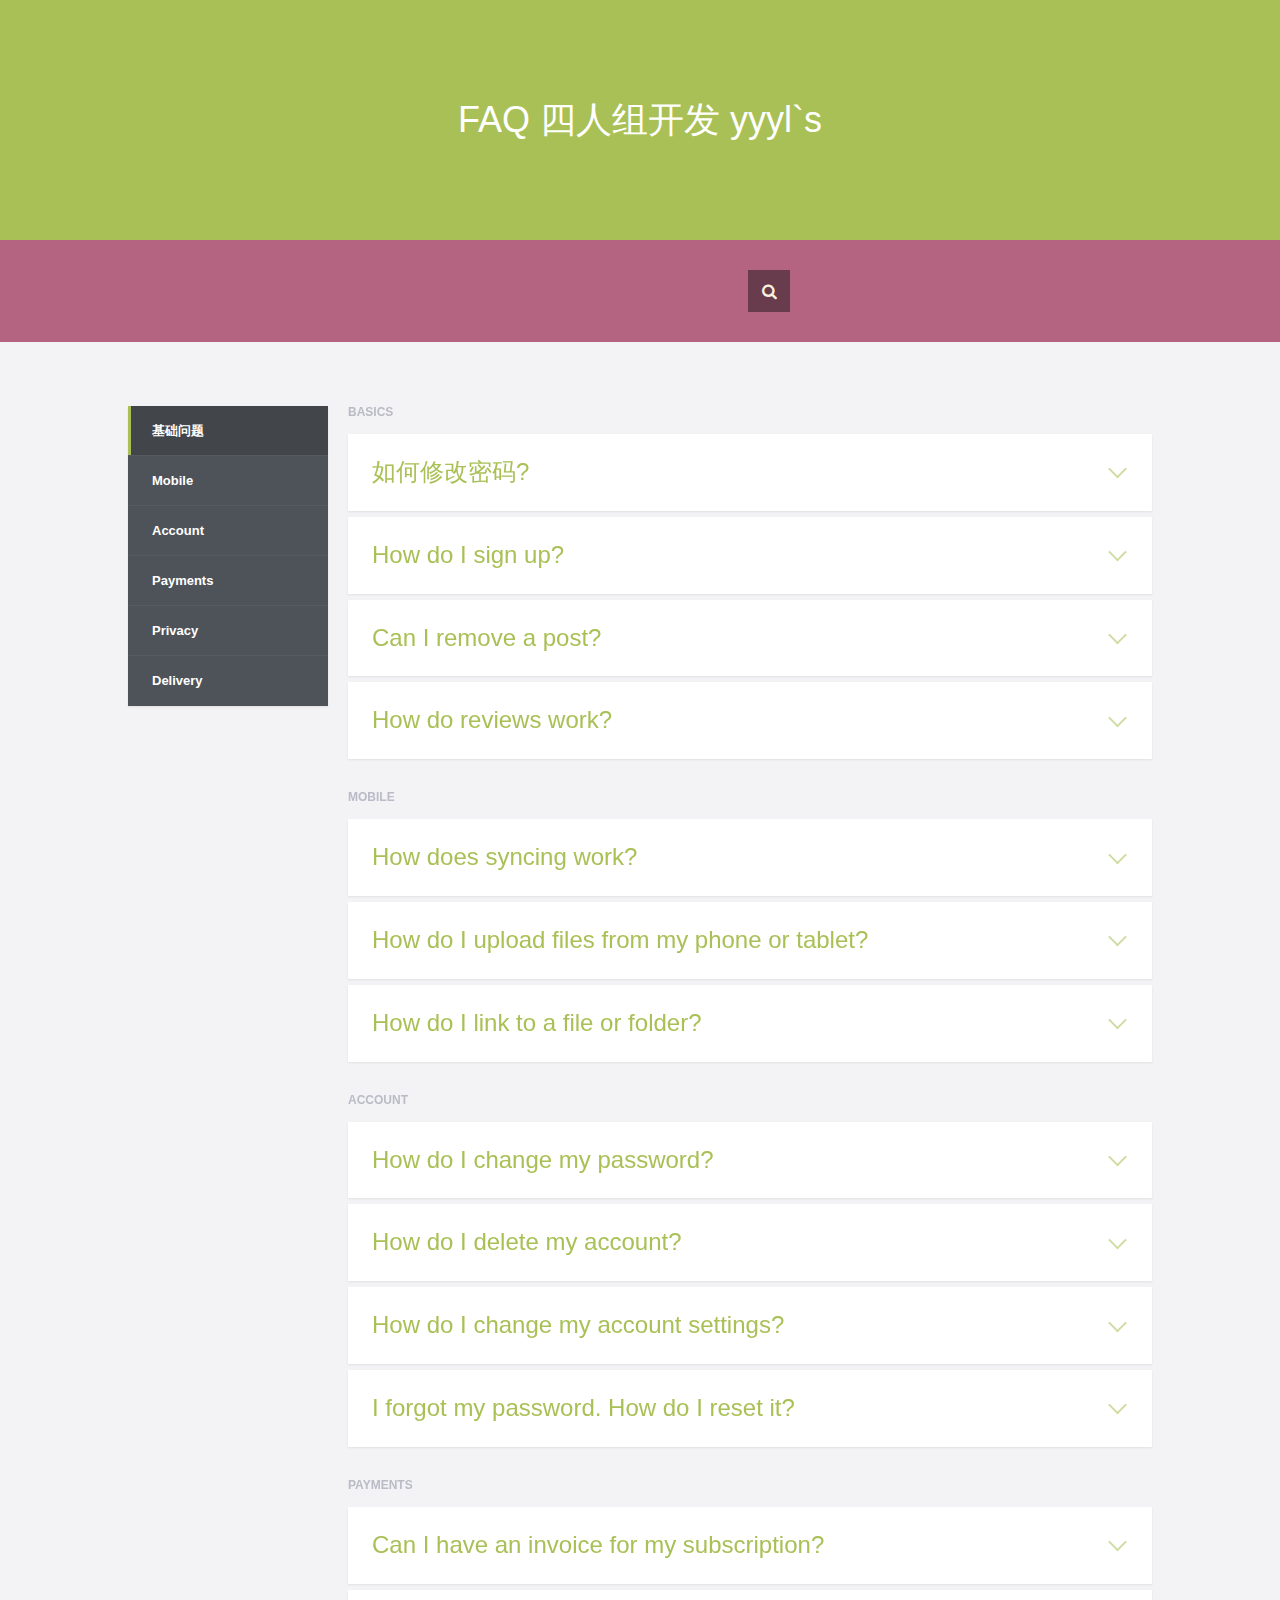
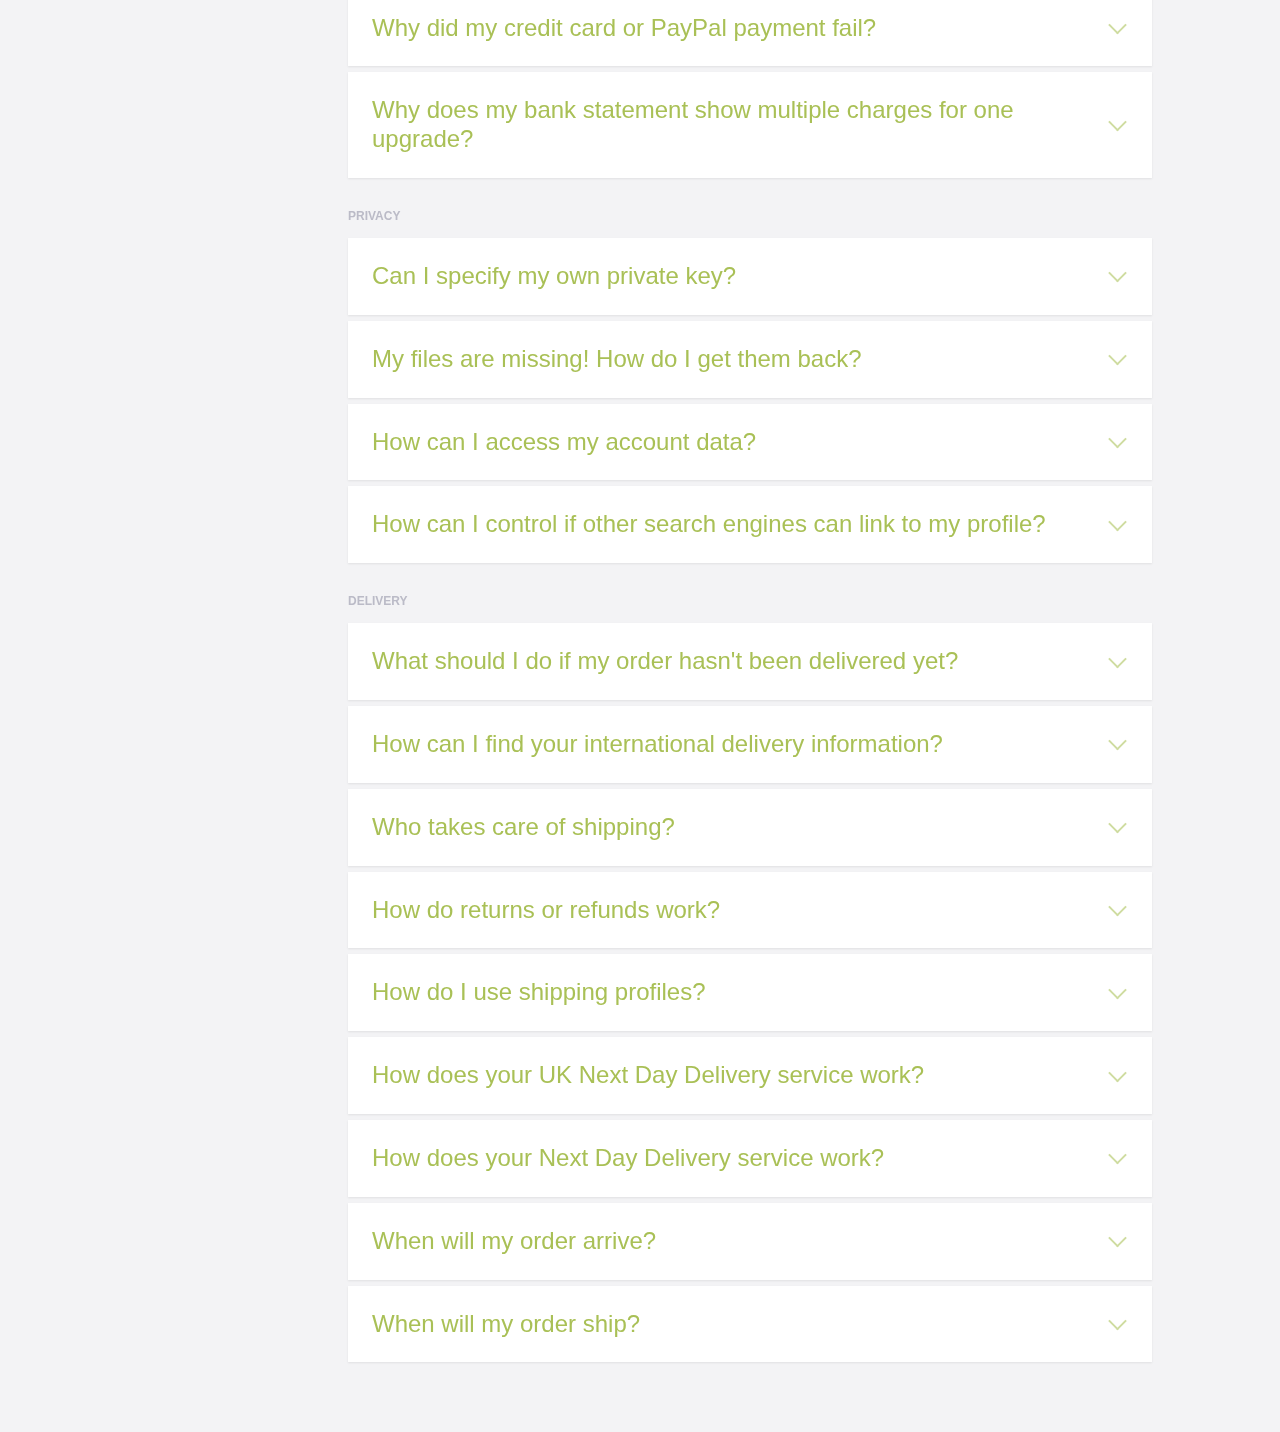
<file: faq前端/index.html>
<!doctype html>
<html lang="zh" class="no-js">
<head>
	<meta charset="UTF-8">
	<meta name="viewport" content="width=device-width, initial-scale=1">

	<!--<link href='http://fonts.useso.com/css?family=Open+Sans:400,300,600,700' rel='stylesheet' type='text/css'>-->

	<link rel="stylesheet" href="css/reset.css"> <!-- CSS reset -->
	<link rel="stylesheet" href="css/style.css"> <!-- Resource style -->
	<script src="js/modernizr.js"></script> <!-- Modernizr -->
	<link rel="stylesheet" href="https://maxcdn.bootstrapcdn.com/font-awesome/4.5.0/css/font-awesome.min.css">
</head>
<body>
<header>
	<div class="top">
		FAQ 四人组开发
		yyyl`s
	</div>
		
</header>

<!--搜索框-->
<div class="search d6">
	<form>
		<input type="text" placeholder="搜索从这里开始...">
		<button type="submit"></button>
	</form>
</div>

<!--搜索框-->
<section class="cd-faq">
	<ul class="cd-faq-categories">
		<li><a class="selected" href="#basics">基础问题</a></li>
		<li><a href="#mobile">Mobile</a></li>
		<li><a href="#account">Account</a></li>
		<li><a href="#payments">Payments</a></li>
		<li><a href="#privacy">Privacy</a></li>
		<li><a href="#delivery">Delivery</a></li>
	</ul> <!-- cd-faq-categories -->

	<div class="cd-faq-items">
		<ul id="basics" class="cd-faq-group">
			<li class="cd-faq-title"><h2>Basics</h2></li>
			<li>
				<a class="cd-faq-trigger" href="#0">如何修改密码?</a>
				<div class="cd-faq-content">
					<p>Lorem ipsum dolor sit amet, consectetur adipisicing elit. Quae quidem blanditiis delectus corporis, possimus officia sint sequi ex tenetur id impedit est pariatur iure animi non a ratione reiciendis nihil sed consequatur atque repellendus fugit perspiciatis rerum et. Dolorum consequuntur fugit deleniti, soluta fuga nobis. Ducimus blanditiis velit sit iste delectus obcaecati debitis omnis, assumenda accusamus cumque perferendis eos aut quidem! Aut, totam rerum, cupiditate quae aperiam voluptas rem inventore quas, ex maxime culpa nam soluta labore at amet nihil laborum? Explicabo numquam, sit fugit, voluptatem autem atque quis quam voluptate fugiat earum rem hic, reprehenderit quaerat tempore at. Aperiam.</p>
					<a href="">详情</a>
				</div> <!-- cd-faq-content -->
			</li>

			<li>
				<a class="cd-faq-trigger" href="#0">How do I sign up?</a>
				<div class="cd-faq-content">
					<p>Lorem ipsum dolor sit amet, consectetur adipisicing elit. Quasi cupiditate et laudantium esse adipisci consequatur modi possimus accusantium vero atque excepturi nobis in doloremque repudiandae soluta non minus dolore voluptatem enim reiciendis officia voluptates, fuga ullam? Voluptas reiciendis cumque molestiae unde numquam similique quas doloremque non, perferendis doloribus necessitatibus itaque dolorem quam officia atque perspiciatis dolore laudantium dolor voluptatem eligendi? Aliquam nulla unde voluptatum molestiae, eos fugit ullam, consequuntur, saepe voluptas quaerat deleniti. Repellendus magni sint temporibus, accusantium rem commodi?</p>
				</div> <!-- cd-faq-content -->
			</li>

			<li>
				<a class="cd-faq-trigger" href="#0">Can I remove a post?</a>
				<div class="cd-faq-content">
					<p>Lorem ipsum dolor sit amet, consectetur adipisicing elit. Blanditiis provident officiis, reprehenderit numquam. Praesentium veritatis eos tenetur magni debitis inventore fugit, magnam, reiciendis, saepe obcaecati ex vero quaerat distinctio velit.</p>
				</div> <!-- cd-faq-content -->
			</li>

			<li>
				<a class="cd-faq-trigger" href="#0">How do reviews work?</a>
				<div class="cd-faq-content">
					<p>Lorem ipsum dolor sit amet, consectetur adipisicing elit. Blanditiis provident officiis, reprehenderit numquam. Praesentium veritatis eos tenetur magni debitis inventore fugit, magnam, reiciendis, saepe obcaecati ex vero quaerat distinctio velit.</p>
				</div> <!-- cd-faq-content -->
			</li>
		</ul> <!-- cd-faq-group -->

		<ul id="mobile" class="cd-faq-group">
			<li class="cd-faq-title"><h2>Mobile</h2></li>
			<li>
				<a class="cd-faq-trigger" href="#0">How does syncing work?</a>
				<div class="cd-faq-content">
					<p>Lorem ipsum dolor sit amet, consectetur adipisicing elit. Impedit quidem delectus rerum eligendi mollitia, repudiandae quae beatae. Et repellat quam atque corrupti iusto architecto impedit explicabo repudiandae qui similique aut iure ipsum quis inventore nulla error aliquid alias quia dolorem dolore, odio excepturi veniam odit veritatis. Quo iure magnam, et cum. Laudantium, eaque non? Tempore nihil corporis cumque dolor ipsum accusamus sapiente aliquid quis ea assumenda deserunt praesentium voluptatibus, accusantium a mollitia necessitatibus nostrum voluptatem numquam modi ab, sint rem.</p>
				</div> <!-- cd-faq-content -->
			</li>

			<li>
				<a class="cd-faq-trigger" href="#0">How do I upload files from my phone or tablet?</a>
				<div class="cd-faq-content">
					<p>Lorem ipsum dolor sit amet, consectetur adipisicing elit. Nisi tempore, placeat quisquam rerum! Eligendi fugit dolorum tenetur modi fuga nisi rerum, autem officiis quaerat quos. Magni quia, quo quibusdam odio. Error magni aperiam amet architecto adipisci aspernatur! Officia, quaerat magni architecto nostrum magnam fuga nihil, ipsum laboriosam similique voluptatibus facilis nobis? Eius non asperiores, nesciunt suscipit veniam blanditiis veritatis provident possimus iusto voluptas, eveniet architecto quidem quos molestias, aperiam eum reprehenderit dolores ad deserunt eos amet. Vero molestiae commodi unde dolor dicta maxime alias, velit, nesciunt cum dolorem, ipsam soluta sint suscipit maiores mollitia assumenda ducimus aperiam neque enim! Quas culpa dolorum ipsam? Ipsum voluptatibus numquam natus? Eligendi explicabo eos, perferendis voluptatibus hic sed ipsam rerum maiores officia! Beatae, molestias!</p>
				</div> <!-- cd-faq-content -->
			</li>

			<li>
				<a class="cd-faq-trigger" href="#0">How do I link to a file or folder?</a>
				<div class="cd-faq-content">
					<p>Lorem ipsum dolor sit amet, consectetur adipisicing elit. Blanditiis provident officiis, reprehenderit numquam. Praesentium veritatis eos tenetur magni debitis inventore fugit, magnam, reiciendis, saepe obcaecati ex vero quaerat distinctio velit.</p>
				</div> <!-- cd-faq-content -->
			</li>
		</ul> <!-- cd-faq-group -->

		<ul id="account" class="cd-faq-group">
			<li class="cd-faq-title"><h2>Account</h2></li>
			<li>
				<a class="cd-faq-trigger" href="#0">How do I change my password?</a>
				<div class="cd-faq-content">
					<p>Lorem ipsum dolor sit amet, consectetur adipisicing elit. Perferendis earum autem consectetur labore eius tenetur esse, in temporibus sequi cum voluptatem vitae repellat nostrum odio perspiciatis dolores recusandae necessitatibus, unde, deserunt voluptas possimus veniam magni soluta deleniti! Architecto, quidem, totam. Fugit minus odit unde ea cupiditate ab aperiam sed dolore facere nihil laboriosam dolorum repellat deleniti aliquam fugiat laudantium delectus sint iure odio, necessitatibus rem quisquam! Ipsum praesentium quam nisi sint, impedit sapiente facilis laudantium mollitia quae fugiat similique. Dolor maiores aliquid incidunt commodi doloremque rem! Quaerat, debitis voluptatem vero qui enim, sunt reiciendis tempore inventore maxime quasi fugiat accusamus beatae modi voluptates iste officia esse soluta tempora labore quisquam fuga, cum. Sint nemo iste nulla accusamus quam qui quos, vero, minus id. Eius mollitia consequatur fugit nam consequuntur nesciunt illo id quis reprehenderit obcaecati voluptates corrupti, minus! Possimus, perspiciatis!</p>
				</div> <!-- cd-faq-content -->
			</li>

			<li>
				<a class="cd-faq-trigger" href="#0">How do I delete my account?</a>
				<div class="cd-faq-content">
					<p>Lorem ipsum dolor sit amet, consectetur adipisicing elit. Illo tempore soluta, minus magnam non blanditiis dolore, in nam voluptas nobis minima deserunt deleniti id animi amet, suscipit consequuntur corporis nihil laborum facere temporibus. Qui inventore, doloribus facilis, provident soluta voluptas excepturi perspiciatis fugiat odit vero! Optio assumenda animi at! Assumenda doloremque nemo est sequi eaque, ipsum id, labore rem nisi, amet similique vel autem dolore totam facilis deserunt. Mollitia non ut libero unde accusamus praesentium sint maiores, illo, nemo aliquid?</p>
				</div> <!-- cd-faq-content -->
			</li>

			<li>
				<a class="cd-faq-trigger" href="#0">How do I change my account settings?</a>
				<div class="cd-faq-content">
					<p>Lorem ipsum dolor sit amet, consectetur adipisicing elit. Blanditiis provident officiis, reprehenderit numquam. Praesentium veritatis eos tenetur magni debitis inventore fugit, magnam, reiciendis, saepe obcaecati ex vero quaerat distinctio velit.</p>
				</div> <!-- cd-faq-content -->
			</li>

			<li>
				<a class="cd-faq-trigger" href="#0">I forgot my password. How do I reset it?</a>
				<div class="cd-faq-content">
					<p>Lorem ipsum dolor sit amet, consectetur adipisicing elit. Ipsum at aspernatur iure facere ab a corporis mollitia molestiae quod omnis minima, est labore quidem nobis accusantium ad totam sunt doloremque laudantium impedit similique iste quasi cum! Libero fugit at praesentium vero. Maiores non consequuntur rerum, nemo a qui repellat quibusdam architecto voluptatem? Sequi, possimus, cupiditate autem soluta ipsa rerum officiis cum libero delectus explicabo facilis, odit ullam aperiam reprehenderit! Vero ad non harum veritatis tempore beatae possimus, ex odio quo.</p>
				</div> <!-- cd-faq-content -->
			</li>
		</ul> <!-- cd-faq-group -->

		<ul id="payments" class="cd-faq-group">
			<li class="cd-faq-title"><h2>Payments</h2></li>
			<li>
				<a class="cd-faq-trigger" href="#0">Can I have an invoice for my subscription?</a>
				<div class="cd-faq-content">
					<p>Lorem ipsum dolor sit amet, consectetur adipisicing elit. Impedit quidem delectus rerum eligendi mollitia, repudiandae quae beatae. Et repellat quam atque corrupti iusto architecto impedit explicabo repudiandae qui similique aut iure ipsum quis inventore nulla error aliquid alias quia dolorem dolore, odio excepturi veniam odit veritatis. Quo iure magnam, et cum. Laudantium, eaque non? Tempore nihil corporis cumque dolor ipsum accusamus sapiente aliquid quis ea assumenda deserunt praesentium voluptatibus, accusantium a mollitia necessitatibus nostrum voluptatem numquam modi ab, sint rem.</p>
				</div> <!-- cd-faq-content -->
			</li>

			<li>
				<a class="cd-faq-trigger" href="#0">Why did my credit card or PayPal payment fail?</a>
				<div class="cd-faq-content">
					<p>Lorem ipsum dolor sit amet, consectetur adipisicing elit. Tenetur accusantium dolorem vel, ad, nostrum natus eos, nemo placeat quos nisi architecto rem dolorum amet consectetur molestiae reprehenderit cum harum commodi beatae necessitatibus. Mollitia a nostrum enim earum minima doloribus illum autem, provident vero et, aspernatur quae sunt illo dolorem. Corporis blanditiis, unde, neque, adipisci debitis quas ullam accusantium repudiandae eum nostrum quis! Velit esse harum qui, modi ratione debitis alias laboriosam minus eaque, quod, itaque labore illo totam aut quia fuga nemo. Perferendis ipsa laborum atque assumenda tempore aspernatur a eos harum non id commodi excepturi quaerat ullam, explicabo, incidunt ipsam, accusantium quo magni ut! Ratione, magnam. Delectus nesciunt impedit praesentium sed, aliquam architecto dolores quae, distinctio consectetur obcaecati esse, consequuntur vel sit quis blanditiis possimus dolorum. Eaque architecto doloremque aliquid quae cumque, vitae perferendis enim, iure fugiat, soluta aut!</p>
				</div> <!-- cd-faq-content -->
			</li>

			<li>
				<a class="cd-faq-trigger" href="#0">Why does my bank statement show multiple charges for one upgrade?</a>
				<div class="cd-faq-content">
					<p>Lorem ipsum dolor sit amet, consectetur adipisicing elit. Blanditiis provident officiis, reprehenderit numquam. Praesentium veritatis eos tenetur magni debitis inventore fugit, magnam, reiciendis, saepe obcaecati ex vero quaerat distinctio velit.</p>
				</div> <!-- cd-faq-content -->
			</li>
		</ul> <!-- cd-faq-group -->

		<ul id="privacy" class="cd-faq-group">
			<li class="cd-faq-title"><h2>Privacy</h2></li>
			<li>
				<a class="cd-faq-trigger" href="#0">Can I specify my own private key?</a>
				<div class="cd-faq-content">
					<p>Lorem ipsum dolor sit amet, consectetur adipisicing elit. Impedit quidem delectus rerum eligendi mollitia, repudiandae quae beatae. Et repellat quam atque corrupti iusto architecto impedit explicabo repudiandae qui similique aut iure ipsum quis inventore nulla error aliquid alias quia dolorem dolore, odio excepturi veniam odit veritatis. Quo iure magnam, et cum. Laudantium, eaque non? Tempore nihil corporis cumque dolor ipsum accusamus sapiente aliquid quis ea assumenda deserunt praesentium voluptatibus, accusantium a mollitia necessitatibus nostrum voluptatem numquam modi ab, sint rem.</p>
				</div> <!-- cd-faq-content -->
			</li>

			<li>
				<a class="cd-faq-trigger" href="#0">My files are missing! How do I get them back?</a>
				<div class="cd-faq-content">
					<p>Lorem ipsum dolor sit amet, consectetur adipisicing elit. Blanditiis provident officiis, reprehenderit numquam. Praesentium veritatis eos tenetur magni debitis inventore fugit, magnam, reiciendis, saepe obcaecati ex vero quaerat distinctio velit.</p>
				</div> <!-- cd-faq-content -->
			</li>

			<li>
				<a class="cd-faq-trigger" href="#0">How can I access my account data?</a>
				<div class="cd-faq-content">
					<p>Lorem ipsum dolor sit amet, consectetur adipisicing elit. Possimus magni vero deserunt enim et quia in aliquam, rem tempore voluptas illo nisi veritatis quas quod placeat ipsa! Error qui harum accusamus incidunt at libero ipsum, suscipit dolorum esse explicabo in eius voluptates quidem voluptatem inventore amet eaque deserunt veniam dignissimos excepturi? Dolore, quo amet nostrum autem nemo. Sit nam assumenda, corporis ea sunt distinctio nostrum doloribus alias, beatae nesciunt dolore saepe consequuntur minima eveniet porro dolor officiis maiores ab obcaecati officia enim aliquam. Itaque fuga molestiae hic accusantium atque corporis quia id sequi enim vero? Hic aperiam sint facilis aliquam quia, accusamus tenetur earum totam enim est, error. Iusto, reiciendis necessitatibus molestias. Voluptatibus eos explicabo repellat nesciunt nam vero minima.</p>
				</div> <!-- cd-faq-content -->
			</li>

			<li>
				<a class="cd-faq-trigger" href="#0">How can I control if other search engines can link to my profile?</a>
				<div class="cd-faq-content">
					<p>Lorem ipsum dolor sit amet, consectetur adipisicing elit. Blanditiis provident officiis, reprehenderit numquam. Praesentium veritatis eos tenetur magni debitis inventore fugit, magnam, reiciendis, saepe obcaecati ex vero quaerat distinctio velit.</p>
				</div> <!-- cd-faq-content -->
			</li>
		</ul> <!-- cd-faq-group -->

		<ul id="delivery" class="cd-faq-group">
			<li class="cd-faq-title"><h2>Delivery</h2></li>
			<li>
				<a class="cd-faq-trigger" href="#0">What should I do if my order hasn't been delivered yet?</a>
				<div class="cd-faq-content">
					<p>Lorem ipsum dolor sit amet, consectetur adipisicing elit. Impedit quidem delectus rerum eligendi mollitia, repudiandae quae beatae. Et repellat quam atque corrupti iusto architecto impedit explicabo repudiandae qui similique aut iure ipsum quis inventore nulla error aliquid alias quia dolorem dolore, odio excepturi veniam odit veritatis. Quo iure magnam, et cum. Laudantium, eaque non? Tempore nihil corporis cumque dolor ipsum accusamus sapiente aliquid quis ea assumenda deserunt praesentium voluptatibus, accusantium a mollitia necessitatibus nostrum voluptatem numquam modi ab, sint rem.</p>
				</div> <!-- cd-faq-content -->
			</li>

			<li>
				<a class="cd-faq-trigger" href="#0">How can I find your international delivery information?</a>
				<div class="cd-faq-content">
					<p>Lorem ipsum dolor sit amet, consectetur adipisicing elit. Blanditiis provident officiis, reprehenderit numquam. Praesentium veritatis eos tenetur magni debitis inventore fugit, magnam, reiciendis, saepe obcaecati ex vero quaerat distinctio velit.</p>
				</div> <!-- cd-faq-content -->
			</li>

			<li>
				<a class="cd-faq-trigger" href="#0">Who takes care of shipping?</a>
				<div class="cd-faq-content">
					<p>Lorem ipsum dolor sit amet, consectetur adipisicing elit. Blanditiis provident officiis, reprehenderit numquam. Praesentium veritatis eos tenetur magni debitis inventore fugit, magnam, reiciendis, saepe obcaecati ex vero quaerat distinctio velit.</p>
				</div> <!-- cd-faq-content -->
			</li>

			<li>
				<a class="cd-faq-trigger" href="#0">How do returns or refunds work?</a>
				<div class="cd-faq-content">
					<p>Lorem ipsum dolor sit amet, consectetur adipisicing elit. Impedit quidem delectus rerum eligendi mollitia, repudiandae quae beatae. Et repellat quam atque corrupti iusto architecto impedit explicabo repudiandae qui similique aut iure ipsum quis inventore nulla error aliquid alias quia dolorem dolore, odio excepturi veniam odit veritatis. Quo iure magnam, et cum. Laudantium, eaque non? Tempore nihil corporis cumque dolor ipsum accusamus sapiente aliquid quis ea assumenda deserunt praesentium voluptatibus, accusantium a mollitia necessitatibus nostrum voluptatem numquam modi ab, sint rem.</p>
				</div> <!-- cd-faq-content -->
			</li>

			<li>
				<a class="cd-faq-trigger" href="#0">How do I use shipping profiles?</a>
				<div class="cd-faq-content">
					<p>Lorem ipsum dolor sit amet, consectetur adipisicing elit. Blanditiis provident officiis, reprehenderit numquam. Praesentium veritatis eos tenetur magni debitis inventore fugit, magnam, reiciendis, saepe obcaecati ex vero quaerat distinctio velit.</p>
				</div> <!-- cd-faq-content -->
			</li>

			<li>
				<a class="cd-faq-trigger" href="#0">How does your UK Next Day Delivery service work?</a>
				<div class="cd-faq-content">
					<p>Lorem ipsum dolor sit amet, consectetur adipisicing elit. Blanditiis provident officiis, reprehenderit numquam. Praesentium veritatis eos tenetur magni debitis inventore fugit, magnam, reiciendis, saepe obcaecati ex vero quaerat distinctio velit.</p>
				</div> <!-- cd-faq-content -->
			</li>

			<li>
				<a class="cd-faq-trigger" href="#0">How does your Next Day Delivery service work?</a>
				<div class="cd-faq-content">
					<p>Lorem ipsum dolor sit amet, consectetur adipisicing elit. Blanditiis provident officiis, reprehenderit numquam. Praesentium veritatis eos tenetur magni debitis inventore fugit, magnam, reiciendis, saepe obcaecati ex vero quaerat distinctio velit.</p>
				</div> <!-- cd-faq-content -->
			</li>

			<li>
				<a class="cd-faq-trigger" href="#0">When will my order arrive?</a>
				<div class="cd-faq-content">
					<p>Lorem ipsum dolor sit amet, consectetur adipisicing elit. Blanditiis provident officiis, reprehenderit numquam. Praesentium veritatis eos tenetur magni debitis inventore fugit, magnam, reiciendis, saepe obcaecati ex vero quaerat distinctio velit.</p>
				</div> <!-- cd-faq-content -->
			</li>

			<li>
				<a class="cd-faq-trigger" href="#0">When will my order ship?</a>
				<div class="cd-faq-content">
					<p>Lorem ipsum dolor sit amet, consectetur adipisicing elit. Blanditiis provident officiis, reprehenderit numquam. Praesentium veritatis eos tenetur magni debitis inventore fugit, magnam, reiciendis, saepe obcaecati ex vero quaerat distinctio velit.</p>
				</div> <!-- cd-faq-content -->
			</li>
		</ul> <!-- cd-faq-group -->
	</div> <!-- cd-faq-items -->
	<a href="#0" class="cd-close-panel">Close</a>
</section> <!-- cd-faq -->
<script src="js/jquery-1.11.0.js"></script>
<!-- <script src="js/jquery.mobile.custom.min.js"></script> -->
<script src="js/main.js"></script> <!-- Resource jQuery -->
</body>
</html>
</file>
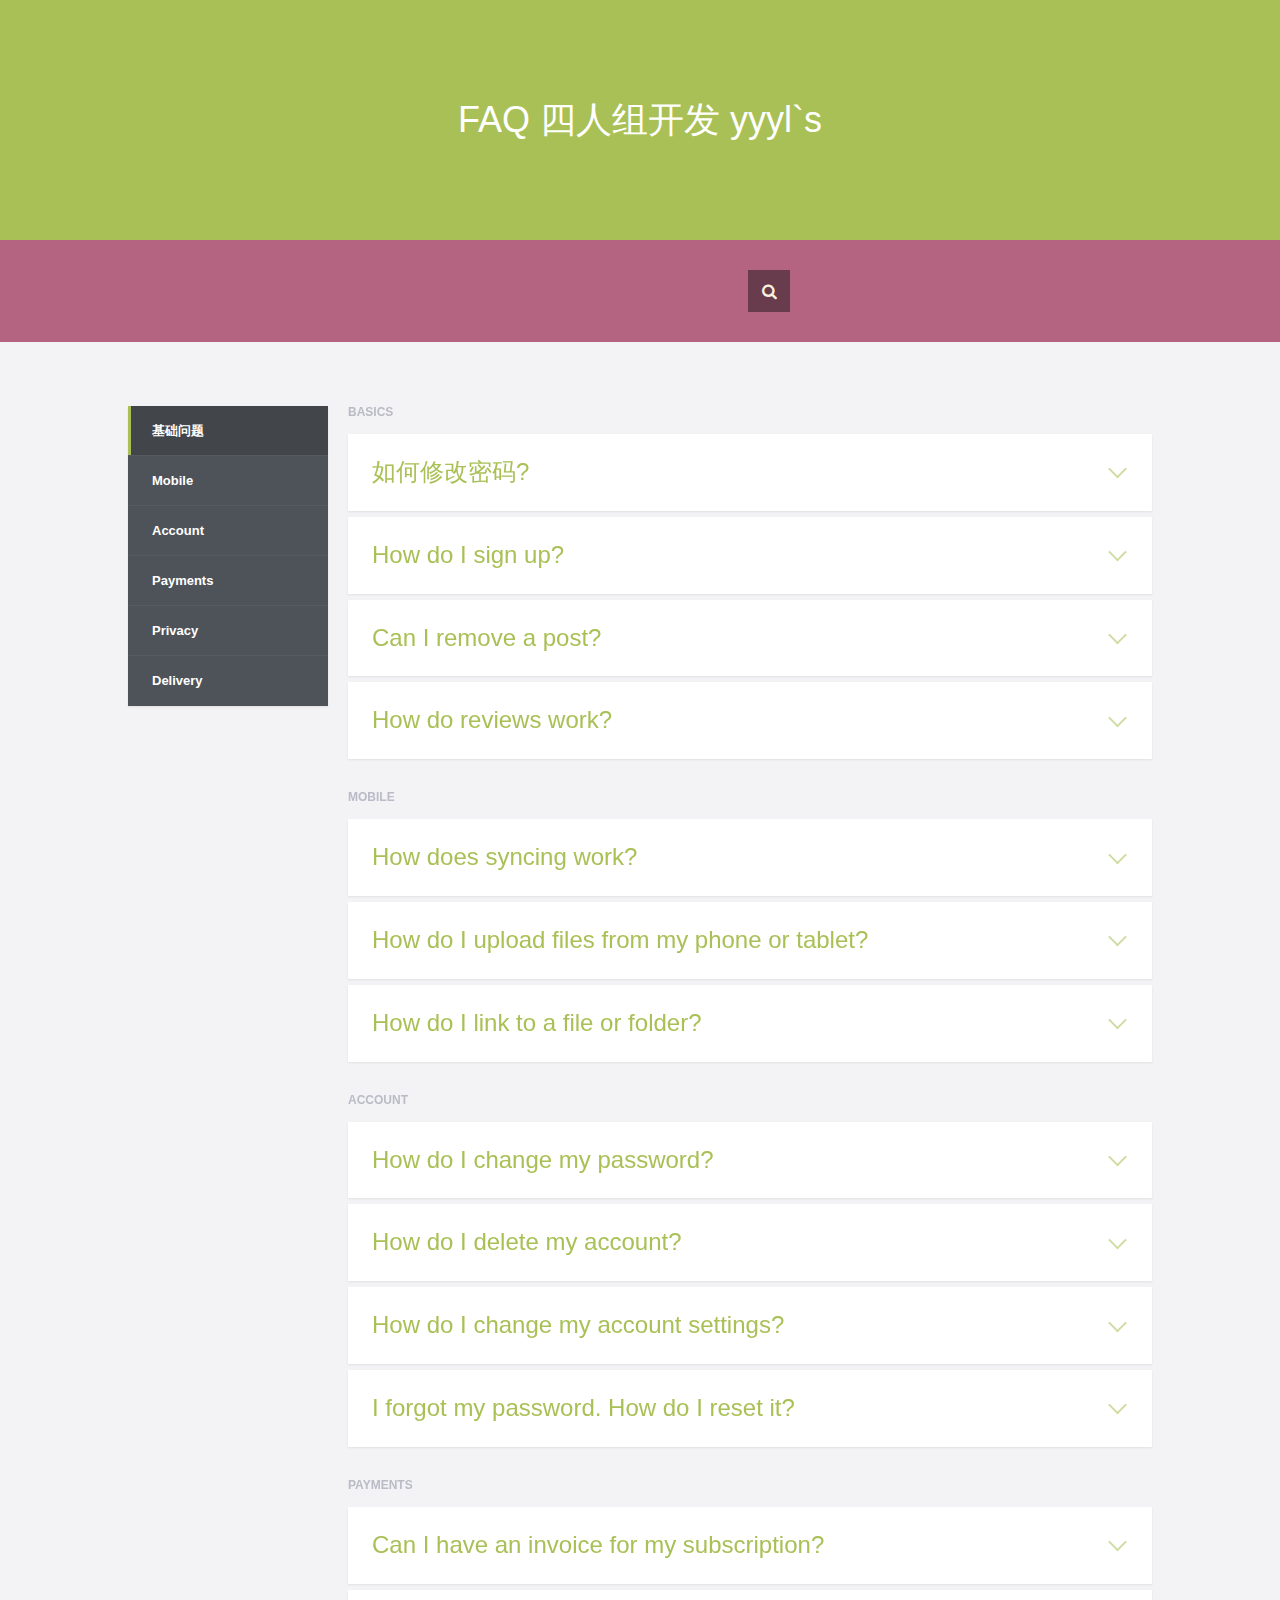
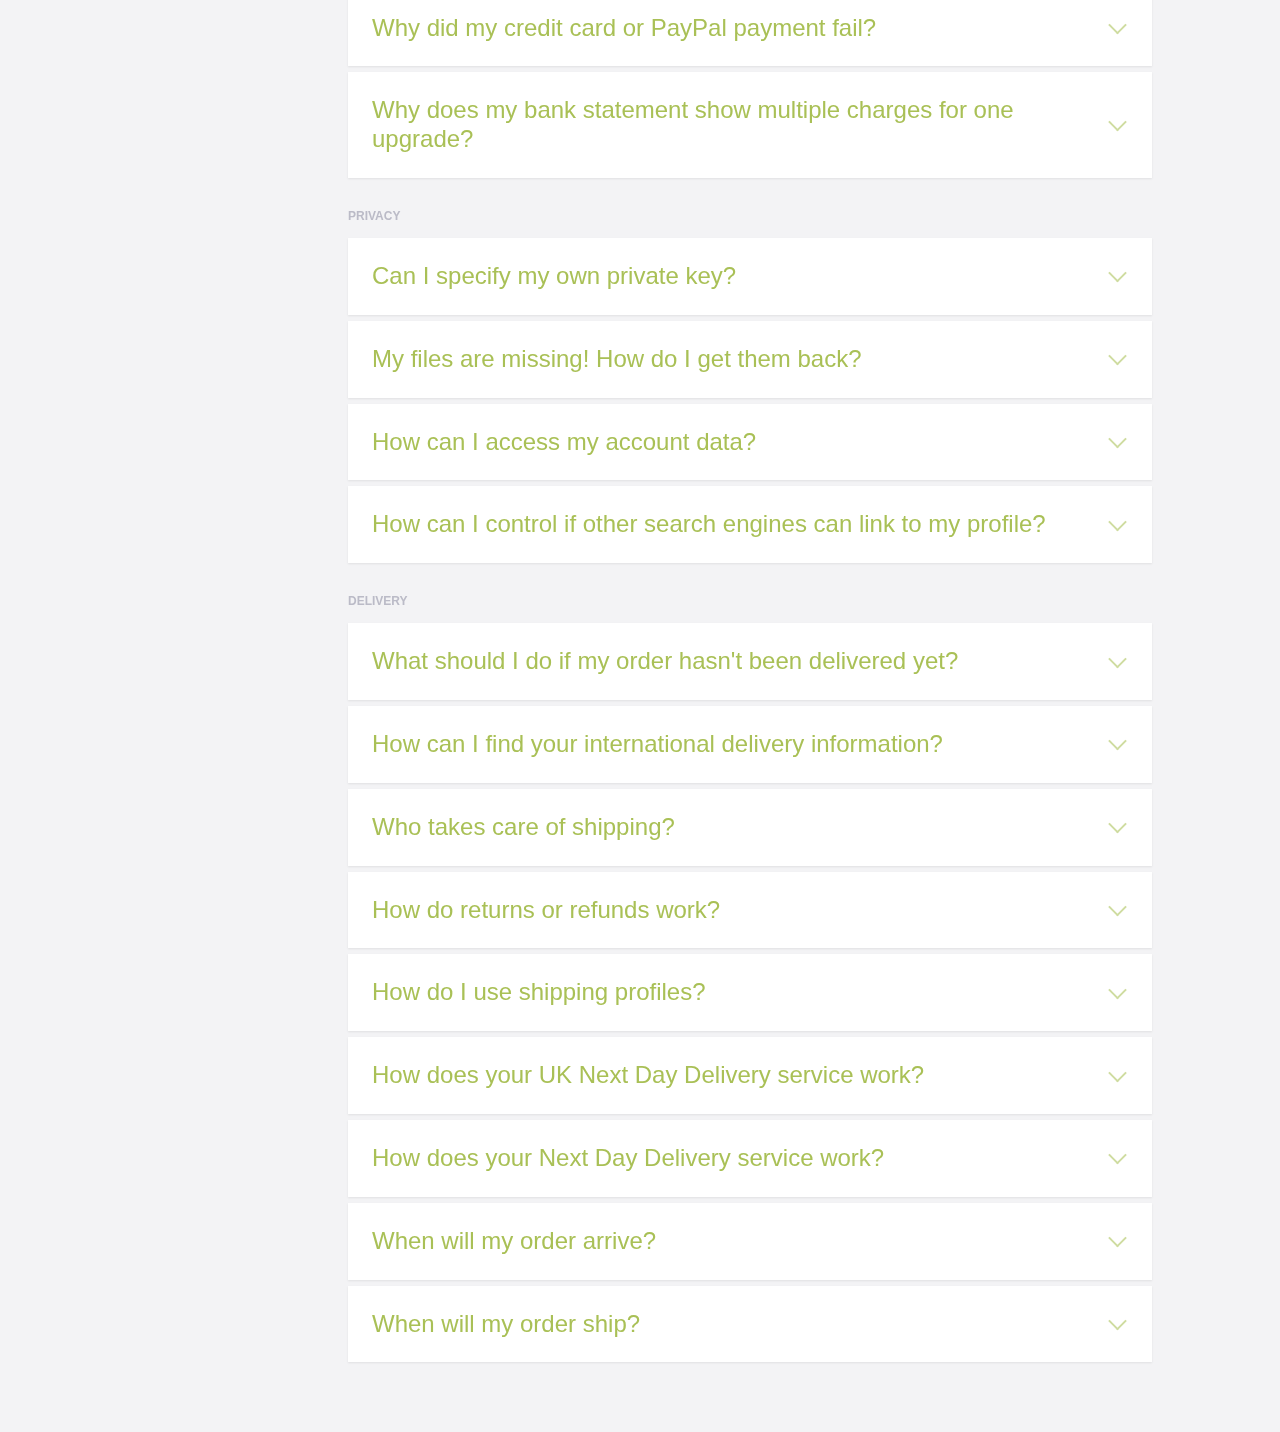
<file: PycharmProjects/SaoqiusFAQ/templates/index.html>
<!doctype html>
<html lang="zh" class="no-js">
<head>
	<meta charset="UTF-8">
	<meta name="viewport" content="width=device-width, initial-scale=1">

	<!--<link href='http://fonts.useso.com/css?family=Open+Sans:400,300,600,700' rel='stylesheet' type='text/css'>-->

	<link rel="stylesheet" href="/static/css/reset.css"> <!-- CSS reset -->
	<link rel="stylesheet" href="/static/css/style.css"> <!-- Resource style -->
	<script src="/static/js/modernizr.js"></script> <!-- Modernizr -->
	<link rel="stylesheet" href="https://maxcdn.bootstrapcdn.com/font-awesome/4.5.0/css/font-awesome.min.css">
</head>
<body>
<header>
	<div class="top">
		FAQ 四人组开发
		yyyl`s
	</div>
		
</header>

<!--搜索框-->
<div class="search d6">
	<form>
		<input type="text" placeholder="搜索从这里开始...">
		<button type="submit"></button>
	</form>
</div>

<!--搜索框-->
<section class="cd-faq">
	<ul class="cd-faq-categories">
		<li><a class="selected" href="#basics">基础问题</a></li>
		<li><a href="#mobile">Mobile</a></li>
		<li><a href="#account">Account</a></li>
		<li><a href="#payments">Payments</a></li>
		<li><a href="#privacy">Privacy</a></li>
		<li><a href="#delivery">Delivery</a></li>
	</ul> <!-- cd-faq-categories -->

	<div class="cd-faq-items">
		<ul id="basics" class="cd-faq-group">
			<li class="cd-faq-title"><h2>Basics</h2></li>
			<li>
				<a class="cd-faq-trigger" href="#0">如何修改密码?</a>
				<div class="cd-faq-content">
					<p>Lorem ipsum dolor sit amet, consectetur adipisicing elit. Quae quidem blanditiis delectus corporis, possimus officia sint sequi ex tenetur id impedit est pariatur iure animi non a ratione reiciendis nihil sed consequatur atque repellendus fugit perspiciatis rerum et. Dolorum consequuntur fugit deleniti, soluta fuga nobis. Ducimus blanditiis velit sit iste delectus obcaecati debitis omnis, assumenda accusamus cumque perferendis eos aut quidem! Aut, totam rerum, cupiditate quae aperiam voluptas rem inventore quas, ex maxime culpa nam soluta labore at amet nihil laborum? Explicabo numquam, sit fugit, voluptatem autem atque quis quam voluptate fugiat earum rem hic, reprehenderit quaerat tempore at. Aperiam.</p>
					<a href="">详情</a>
				</div> <!-- cd-faq-content -->
			</li>

			<li>
				<a class="cd-faq-trigger" href="#0">How do I sign up?</a>
				<div class="cd-faq-content">
					<p>Lorem ipsum dolor sit amet, consectetur adipisicing elit. Quasi cupiditate et laudantium esse adipisci consequatur modi possimus accusantium vero atque excepturi nobis in doloremque repudiandae soluta non minus dolore voluptatem enim reiciendis officia voluptates, fuga ullam? Voluptas reiciendis cumque molestiae unde numquam similique quas doloremque non, perferendis doloribus necessitatibus itaque dolorem quam officia atque perspiciatis dolore laudantium dolor voluptatem eligendi? Aliquam nulla unde voluptatum molestiae, eos fugit ullam, consequuntur, saepe voluptas quaerat deleniti. Repellendus magni sint temporibus, accusantium rem commodi?</p>
				</div> <!-- cd-faq-content -->
			</li>

			<li>
				<a class="cd-faq-trigger" href="#0">Can I remove a post?</a>
				<div class="cd-faq-content">
					<p>Lorem ipsum dolor sit amet, consectetur adipisicing elit. Blanditiis provident officiis, reprehenderit numquam. Praesentium veritatis eos tenetur magni debitis inventore fugit, magnam, reiciendis, saepe obcaecati ex vero quaerat distinctio velit.</p>
				</div> <!-- cd-faq-content -->
			</li>

			<li>
				<a class="cd-faq-trigger" href="#0">How do reviews work?</a>
				<div class="cd-faq-content">
					<p>Lorem ipsum dolor sit amet, consectetur adipisicing elit. Blanditiis provident officiis, reprehenderit numquam. Praesentium veritatis eos tenetur magni debitis inventore fugit, magnam, reiciendis, saepe obcaecati ex vero quaerat distinctio velit.</p>
				</div> <!-- cd-faq-content -->
			</li>
		</ul> <!-- cd-faq-group -->

		<ul id="mobile" class="cd-faq-group">
			<li class="cd-faq-title"><h2>Mobile</h2></li>
			<li>
				<a class="cd-faq-trigger" href="#0">How does syncing work?</a>
				<div class="cd-faq-content">
					<p>Lorem ipsum dolor sit amet, consectetur adipisicing elit. Impedit quidem delectus rerum eligendi mollitia, repudiandae quae beatae. Et repellat quam atque corrupti iusto architecto impedit explicabo repudiandae qui similique aut iure ipsum quis inventore nulla error aliquid alias quia dolorem dolore, odio excepturi veniam odit veritatis. Quo iure magnam, et cum. Laudantium, eaque non? Tempore nihil corporis cumque dolor ipsum accusamus sapiente aliquid quis ea assumenda deserunt praesentium voluptatibus, accusantium a mollitia necessitatibus nostrum voluptatem numquam modi ab, sint rem.</p>
				</div> <!-- cd-faq-content -->
			</li>

			<li>
				<a class="cd-faq-trigger" href="#0">How do I upload files from my phone or tablet?</a>
				<div class="cd-faq-content">
					<p>Lorem ipsum dolor sit amet, consectetur adipisicing elit. Nisi tempore, placeat quisquam rerum! Eligendi fugit dolorum tenetur modi fuga nisi rerum, autem officiis quaerat quos. Magni quia, quo quibusdam odio. Error magni aperiam amet architecto adipisci aspernatur! Officia, quaerat magni architecto nostrum magnam fuga nihil, ipsum laboriosam similique voluptatibus facilis nobis? Eius non asperiores, nesciunt suscipit veniam blanditiis veritatis provident possimus iusto voluptas, eveniet architecto quidem quos molestias, aperiam eum reprehenderit dolores ad deserunt eos amet. Vero molestiae commodi unde dolor dicta maxime alias, velit, nesciunt cum dolorem, ipsam soluta sint suscipit maiores mollitia assumenda ducimus aperiam neque enim! Quas culpa dolorum ipsam? Ipsum voluptatibus numquam natus? Eligendi explicabo eos, perferendis voluptatibus hic sed ipsam rerum maiores officia! Beatae, molestias!</p>
				</div> <!-- cd-faq-content -->
			</li>

			<li>
				<a class="cd-faq-trigger" href="#0">How do I link to a file or folder?</a>
				<div class="cd-faq-content">
					<p>Lorem ipsum dolor sit amet, consectetur adipisicing elit. Blanditiis provident officiis, reprehenderit numquam. Praesentium veritatis eos tenetur magni debitis inventore fugit, magnam, reiciendis, saepe obcaecati ex vero quaerat distinctio velit.</p>
				</div> <!-- cd-faq-content -->
			</li>
		</ul> <!-- cd-faq-group -->

		<ul id="account" class="cd-faq-group">
			<li class="cd-faq-title"><h2>Account</h2></li>
			<li>
				<a class="cd-faq-trigger" href="#0">How do I change my password?</a>
				<div class="cd-faq-content">
					<p>Lorem ipsum dolor sit amet, consectetur adipisicing elit. Perferendis earum autem consectetur labore eius tenetur esse, in temporibus sequi cum voluptatem vitae repellat nostrum odio perspiciatis dolores recusandae necessitatibus, unde, deserunt voluptas possimus veniam magni soluta deleniti! Architecto, quidem, totam. Fugit minus odit unde ea cupiditate ab aperiam sed dolore facere nihil laboriosam dolorum repellat deleniti aliquam fugiat laudantium delectus sint iure odio, necessitatibus rem quisquam! Ipsum praesentium quam nisi sint, impedit sapiente facilis laudantium mollitia quae fugiat similique. Dolor maiores aliquid incidunt commodi doloremque rem! Quaerat, debitis voluptatem vero qui enim, sunt reiciendis tempore inventore maxime quasi fugiat accusamus beatae modi voluptates iste officia esse soluta tempora labore quisquam fuga, cum. Sint nemo iste nulla accusamus quam qui quos, vero, minus id. Eius mollitia consequatur fugit nam consequuntur nesciunt illo id quis reprehenderit obcaecati voluptates corrupti, minus! Possimus, perspiciatis!</p>
				</div> <!-- cd-faq-content -->
			</li>

			<li>
				<a class="cd-faq-trigger" href="#0">How do I delete my account?</a>
				<div class="cd-faq-content">
					<p>Lorem ipsum dolor sit amet, consectetur adipisicing elit. Illo tempore soluta, minus magnam non blanditiis dolore, in nam voluptas nobis minima deserunt deleniti id animi amet, suscipit consequuntur corporis nihil laborum facere temporibus. Qui inventore, doloribus facilis, provident soluta voluptas excepturi perspiciatis fugiat odit vero! Optio assumenda animi at! Assumenda doloremque nemo est sequi eaque, ipsum id, labore rem nisi, amet similique vel autem dolore totam facilis deserunt. Mollitia non ut libero unde accusamus praesentium sint maiores, illo, nemo aliquid?</p>
				</div> <!-- cd-faq-content -->
			</li>

			<li>
				<a class="cd-faq-trigger" href="#0">How do I change my account settings?</a>
				<div class="cd-faq-content">
					<p>Lorem ipsum dolor sit amet, consectetur adipisicing elit. Blanditiis provident officiis, reprehenderit numquam. Praesentium veritatis eos tenetur magni debitis inventore fugit, magnam, reiciendis, saepe obcaecati ex vero quaerat distinctio velit.</p>
				</div> <!-- cd-faq-content -->
			</li>

			<li>
				<a class="cd-faq-trigger" href="#0">I forgot my password. How do I reset it?</a>
				<div class="cd-faq-content">
					<p>Lorem ipsum dolor sit amet, consectetur adipisicing elit. Ipsum at aspernatur iure facere ab a corporis mollitia molestiae quod omnis minima, est labore quidem nobis accusantium ad totam sunt doloremque laudantium impedit similique iste quasi cum! Libero fugit at praesentium vero. Maiores non consequuntur rerum, nemo a qui repellat quibusdam architecto voluptatem? Sequi, possimus, cupiditate autem soluta ipsa rerum officiis cum libero delectus explicabo facilis, odit ullam aperiam reprehenderit! Vero ad non harum veritatis tempore beatae possimus, ex odio quo.</p>
				</div> <!-- cd-faq-content -->
			</li>
		</ul> <!-- cd-faq-group -->

		<ul id="payments" class="cd-faq-group">
			<li class="cd-faq-title"><h2>Payments</h2></li>
			<li>
				<a class="cd-faq-trigger" href="#0">Can I have an invoice for my subscription?</a>
				<div class="cd-faq-content">
					<p>Lorem ipsum dolor sit amet, consectetur adipisicing elit. Impedit quidem delectus rerum eligendi mollitia, repudiandae quae beatae. Et repellat quam atque corrupti iusto architecto impedit explicabo repudiandae qui similique aut iure ipsum quis inventore nulla error aliquid alias quia dolorem dolore, odio excepturi veniam odit veritatis. Quo iure magnam, et cum. Laudantium, eaque non? Tempore nihil corporis cumque dolor ipsum accusamus sapiente aliquid quis ea assumenda deserunt praesentium voluptatibus, accusantium a mollitia necessitatibus nostrum voluptatem numquam modi ab, sint rem.</p>
				</div> <!-- cd-faq-content -->
			</li>

			<li>
				<a class="cd-faq-trigger" href="#0">Why did my credit card or PayPal payment fail?</a>
				<div class="cd-faq-content">
					<p>Lorem ipsum dolor sit amet, consectetur adipisicing elit. Tenetur accusantium dolorem vel, ad, nostrum natus eos, nemo placeat quos nisi architecto rem dolorum amet consectetur molestiae reprehenderit cum harum commodi beatae necessitatibus. Mollitia a nostrum enim earum minima doloribus illum autem, provident vero et, aspernatur quae sunt illo dolorem. Corporis blanditiis, unde, neque, adipisci debitis quas ullam accusantium repudiandae eum nostrum quis! Velit esse harum qui, modi ratione debitis alias laboriosam minus eaque, quod, itaque labore illo totam aut quia fuga nemo. Perferendis ipsa laborum atque assumenda tempore aspernatur a eos harum non id commodi excepturi quaerat ullam, explicabo, incidunt ipsam, accusantium quo magni ut! Ratione, magnam. Delectus nesciunt impedit praesentium sed, aliquam architecto dolores quae, distinctio consectetur obcaecati esse, consequuntur vel sit quis blanditiis possimus dolorum. Eaque architecto doloremque aliquid quae cumque, vitae perferendis enim, iure fugiat, soluta aut!</p>
				</div> <!-- cd-faq-content -->
			</li>

			<li>
				<a class="cd-faq-trigger" href="#0">Why does my bank statement show multiple charges for one upgrade?</a>
				<div class="cd-faq-content">
					<p>Lorem ipsum dolor sit amet, consectetur adipisicing elit. Blanditiis provident officiis, reprehenderit numquam. Praesentium veritatis eos tenetur magni debitis inventore fugit, magnam, reiciendis, saepe obcaecati ex vero quaerat distinctio velit.</p>
				</div> <!-- cd-faq-content -->
			</li>
		</ul> <!-- cd-faq-group -->

		<ul id="privacy" class="cd-faq-group">
			<li class="cd-faq-title"><h2>Privacy</h2></li>
			<li>
				<a class="cd-faq-trigger" href="#0">Can I specify my own private key?</a>
				<div class="cd-faq-content">
					<p>Lorem ipsum dolor sit amet, consectetur adipisicing elit. Impedit quidem delectus rerum eligendi mollitia, repudiandae quae beatae. Et repellat quam atque corrupti iusto architecto impedit explicabo repudiandae qui similique aut iure ipsum quis inventore nulla error aliquid alias quia dolorem dolore, odio excepturi veniam odit veritatis. Quo iure magnam, et cum. Laudantium, eaque non? Tempore nihil corporis cumque dolor ipsum accusamus sapiente aliquid quis ea assumenda deserunt praesentium voluptatibus, accusantium a mollitia necessitatibus nostrum voluptatem numquam modi ab, sint rem.</p>
				</div> <!-- cd-faq-content -->
			</li>

			<li>
				<a class="cd-faq-trigger" href="#0">My files are missing! How do I get them back?</a>
				<div class="cd-faq-content">
					<p>Lorem ipsum dolor sit amet, consectetur adipisicing elit. Blanditiis provident officiis, reprehenderit numquam. Praesentium veritatis eos tenetur magni debitis inventore fugit, magnam, reiciendis, saepe obcaecati ex vero quaerat distinctio velit.</p>
				</div> <!-- cd-faq-content -->
			</li>

			<li>
				<a class="cd-faq-trigger" href="#0">How can I access my account data?</a>
				<div class="cd-faq-content">
					<p>Lorem ipsum dolor sit amet, consectetur adipisicing elit. Possimus magni vero deserunt enim et quia in aliquam, rem tempore voluptas illo nisi veritatis quas quod placeat ipsa! Error qui harum accusamus incidunt at libero ipsum, suscipit dolorum esse explicabo in eius voluptates quidem voluptatem inventore amet eaque deserunt veniam dignissimos excepturi? Dolore, quo amet nostrum autem nemo. Sit nam assumenda, corporis ea sunt distinctio nostrum doloribus alias, beatae nesciunt dolore saepe consequuntur minima eveniet porro dolor officiis maiores ab obcaecati officia enim aliquam. Itaque fuga molestiae hic accusantium atque corporis quia id sequi enim vero? Hic aperiam sint facilis aliquam quia, accusamus tenetur earum totam enim est, error. Iusto, reiciendis necessitatibus molestias. Voluptatibus eos explicabo repellat nesciunt nam vero minima.</p>
				</div> <!-- cd-faq-content -->
			</li>

			<li>
				<a class="cd-faq-trigger" href="#0">How can I control if other search engines can link to my profile?</a>
				<div class="cd-faq-content">
					<p>Lorem ipsum dolor sit amet, consectetur adipisicing elit. Blanditiis provident officiis, reprehenderit numquam. Praesentium veritatis eos tenetur magni debitis inventore fugit, magnam, reiciendis, saepe obcaecati ex vero quaerat distinctio velit.</p>
				</div> <!-- cd-faq-content -->
			</li>
		</ul> <!-- cd-faq-group -->

		<ul id="delivery" class="cd-faq-group">
			<li class="cd-faq-title"><h2>Delivery</h2></li>
			<li>
				<a class="cd-faq-trigger" href="#0">What should I do if my order hasn't been delivered yet?</a>
				<div class="cd-faq-content">
					<p>Lorem ipsum dolor sit amet, consectetur adipisicing elit. Impedit quidem delectus rerum eligendi mollitia, repudiandae quae beatae. Et repellat quam atque corrupti iusto architecto impedit explicabo repudiandae qui similique aut iure ipsum quis inventore nulla error aliquid alias quia dolorem dolore, odio excepturi veniam odit veritatis. Quo iure magnam, et cum. Laudantium, eaque non? Tempore nihil corporis cumque dolor ipsum accusamus sapiente aliquid quis ea assumenda deserunt praesentium voluptatibus, accusantium a mollitia necessitatibus nostrum voluptatem numquam modi ab, sint rem.</p>
				</div> <!-- cd-faq-content -->
			</li>

			<li>
				<a class="cd-faq-trigger" href="#0">How can I find your international delivery information?</a>
				<div class="cd-faq-content">
					<p>Lorem ipsum dolor sit amet, consectetur adipisicing elit. Blanditiis provident officiis, reprehenderit numquam. Praesentium veritatis eos tenetur magni debitis inventore fugit, magnam, reiciendis, saepe obcaecati ex vero quaerat distinctio velit.</p>
				</div> <!-- cd-faq-content -->
			</li>

			<li>
				<a class="cd-faq-trigger" href="#0">Who takes care of shipping?</a>
				<div class="cd-faq-content">
					<p>Lorem ipsum dolor sit amet, consectetur adipisicing elit. Blanditiis provident officiis, reprehenderit numquam. Praesentium veritatis eos tenetur magni debitis inventore fugit, magnam, reiciendis, saepe obcaecati ex vero quaerat distinctio velit.</p>
				</div> <!-- cd-faq-content -->
			</li>

			<li>
				<a class="cd-faq-trigger" href="#0">How do returns or refunds work?</a>
				<div class="cd-faq-content">
					<p>Lorem ipsum dolor sit amet, consectetur adipisicing elit. Impedit quidem delectus rerum eligendi mollitia, repudiandae quae beatae. Et repellat quam atque corrupti iusto architecto impedit explicabo repudiandae qui similique aut iure ipsum quis inventore nulla error aliquid alias quia dolorem dolore, odio excepturi veniam odit veritatis. Quo iure magnam, et cum. Laudantium, eaque non? Tempore nihil corporis cumque dolor ipsum accusamus sapiente aliquid quis ea assumenda deserunt praesentium voluptatibus, accusantium a mollitia necessitatibus nostrum voluptatem numquam modi ab, sint rem.</p>
				</div> <!-- cd-faq-content -->
			</li>

			<li>
				<a class="cd-faq-trigger" href="#0">How do I use shipping profiles?</a>
				<div class="cd-faq-content">
					<p>Lorem ipsum dolor sit amet, consectetur adipisicing elit. Blanditiis provident officiis, reprehenderit numquam. Praesentium veritatis eos tenetur magni debitis inventore fugit, magnam, reiciendis, saepe obcaecati ex vero quaerat distinctio velit.</p>
				</div> <!-- cd-faq-content -->
			</li>

			<li>
				<a class="cd-faq-trigger" href="#0">How does your UK Next Day Delivery service work?</a>
				<div class="cd-faq-content">
					<p>Lorem ipsum dolor sit amet, consectetur adipisicing elit. Blanditiis provident officiis, reprehenderit numquam. Praesentium veritatis eos tenetur magni debitis inventore fugit, magnam, reiciendis, saepe obcaecati ex vero quaerat distinctio velit.</p>
				</div> <!-- cd-faq-content -->
			</li>

			<li>
				<a class="cd-faq-trigger" href="#0">How does your Next Day Delivery service work?</a>
				<div class="cd-faq-content">
					<p>Lorem ipsum dolor sit amet, consectetur adipisicing elit. Blanditiis provident officiis, reprehenderit numquam. Praesentium veritatis eos tenetur magni debitis inventore fugit, magnam, reiciendis, saepe obcaecati ex vero quaerat distinctio velit.</p>
				</div> <!-- cd-faq-content -->
			</li>

			<li>
				<a class="cd-faq-trigger" href="#0">When will my order arrive?</a>
				<div class="cd-faq-content">
					<p>Lorem ipsum dolor sit amet, consectetur adipisicing elit. Blanditiis provident officiis, reprehenderit numquam. Praesentium veritatis eos tenetur magni debitis inventore fugit, magnam, reiciendis, saepe obcaecati ex vero quaerat distinctio velit.</p>
				</div> <!-- cd-faq-content -->
			</li>

			<li>
				<a class="cd-faq-trigger" href="#0">When will my order ship?</a>
				<div class="cd-faq-content">
					<p>Lorem ipsum dolor sit amet, consectetur adipisicing elit. Blanditiis provident officiis, reprehenderit numquam. Praesentium veritatis eos tenetur magni debitis inventore fugit, magnam, reiciendis, saepe obcaecati ex vero quaerat distinctio velit.</p>
				</div> <!-- cd-faq-content -->
			</li>
		</ul> <!-- cd-faq-group -->
	</div> <!-- cd-faq-items -->
	<a href="#0" class="cd-close-panel">Close</a>
</section> <!-- cd-faq -->
<script src="/static/js/jquery-1.11.0.js"></script>
<!-- <script src="js/jquery.mobile.custom.min.js"></script> -->
<script src="/static/js/main.js"></script> <!-- Resource jQuery -->
</body>
</html>
</file>
<file: faq前端/css/style.css>
/* -------------------------------- 

Primary style

-------------------------------- */
*, *::after, *::before {
  -webkit-box-sizing: border-box;
  -moz-box-sizing: border-box;
  box-sizing: border-box;
}

*::after, *::before {
  content: '';
}

body {
  font-size: 100%;
  font-family: "Open Sans", sans-serif;
  color: #4e5359;
  background-color: #f3f3f5;
}
body::after {
  /* overlay layer visible on small devices when the right panel slides in */
  position: fixed;
  top: 0;
  left: 0;
  width: 100%;
  height: 100%;
  background-color: rgba(78, 83, 89, 0.8);
  visibility: hidden;
  opacity: 0;
  -webkit-transition: opacity .3s 0s, visibility 0s .3s;
  -moz-transition: opacity .3s 0s, visibility 0s .3s;
  transition: opacity .3s 0s, visibility 0s .3s;
}
body.cd-overlay::after {
  visibility: visible;
  opacity: 1;
  -webkit-transition: opacity .3s 0s, visibility 0s 0s;
  -moz-transition: opacity .3s 0s, visibility 0s 0s;
  transition: opacity .3s 0s, visibility 0s 0s;
}
@media only screen and (min-width: 768px) {
  body::after {
    display: none;
  }
}

a {
  color: #a9c056;
  text-decoration: none;
}


::-webkit-input-placeholder { /* WebKit browsers */
    color:    #FFFFFF;
}
/* -------------------------------- 

Main components 

-------------------------------- */
header {
  position: relative;
  height: 180px;
  line-height: 180px;
  text-align: center;
  background-color: #a9c056;
}
header .top {
  color: #ffffff;
  -webkit-font-smoothing: antialiased;
  -moz-osx-font-smoothing: grayscale;
  font-size: 40px;
  font-size: 2.25rem;
}
@media only screen and (min-width: 1024px) {
  header {
    height: 240px;
    line-height: 240px;
  }
  header h1 {
    font-size: 36px;
    font-size: 2.25rem;
    font-weight: 300;
  }
}

.cd-faq {
  width: 90%;
  max-width: 1024px;
  margin: 2em auto;
  box-shadow: 0 1px 5px rgba(0, 0, 0, 0.1);
}
.cd-faq:after {
  content: "";
  display: table;
  clear: both;
}
@media only screen and (min-width: 768px) {
  .cd-faq {
    position: relative;
    margin: 4em auto;
    box-shadow: none;
  }
}

.cd-faq-categories a {
  position: relative;
  display: block;
  overflow: hidden;
  height: 50px;
  line-height: 50px;
  padding: 0 28px 0 16px;
  background-color: #4e5359;
  -webkit-font-smoothing: antialiased;
  -moz-osx-font-smoothing: grayscale;
  color: #ffffff;
  white-space: nowrap;
  border-bottom: 1px solid #555b61;
  text-overflow: ellipsis;
}
.cd-faq-categories a::before, .cd-faq-categories a::after {
  /* plus icon on the right */
  position: absolute;
  top: 50%;
  right: 16px;
  display: inline-block;
  height: 1px;
  width: 10px;
  background-color: #7f868e;
}
.cd-faq-categories a::after {
  -webkit-transform: rotate(90deg);
  -moz-transform: rotate(90deg);
  -ms-transform: rotate(90deg);
  -o-transform: rotate(90deg);
  transform: rotate(90deg);
}
.cd-faq-categories li:last-child a {
  border-bottom: none;
}
@media only screen and (min-width: 768px) {
  .cd-faq-categories {
    width: 20%;
    float: left;
    box-shadow: 0 1px 2px rgba(0, 0, 0, 0.08);
  }
  .cd-faq-categories a {
    font-size: 13px;
    font-size: 0.8125rem;
    font-weight: 600;
    padding-left: 24px;
    padding: 0 24px;
    -webkit-transition: background 0.2s, padding 0.2s;
    -moz-transition: background 0.2s, padding 0.2s;
    transition: background 0.2s, padding 0.2s;
  }
  .cd-faq-categories a::before, .cd-faq-categories a::after {
    display: none;
  }
  .no-touch .cd-faq-categories a:hover {
    background: #555b61;
  }
  .no-js .cd-faq-categories {
    width: 100%;
    margin-bottom: 2em;
  }
}
@media only screen and (min-width: 1024px) {
  .cd-faq-categories {
    position: absolute;
    top: 0;
    left: 0;
    width: 200px;
    z-index: 2;
  }
  .cd-faq-categories a::before {
    /* decorative rectangle on the left visible for the selected item */
    display: block;
    top: 0;
    right: auto;
    left: 0;
    height: 100%;
    width: 3px;
    background-color: #a9c056;
    opacity: 0;
    -webkit-transition: opacity 0.2s;
    -moz-transition: opacity 0.2s;
    transition: opacity 0.2s;
  }
  .cd-faq-categories .selected {
    background: #42464b !important;
  }
  .cd-faq-categories .selected::before {
    opacity: 1;
  }
  .cd-faq-categories.is-fixed {
    /* top and left value assigned in jQuery */
    position: fixed;
  }
  .no-js .cd-faq-categories {
    position: relative;
  }
}

.cd-faq-items {
  position: fixed;
  height: 100%;
  width: 90%;
  top: 0;
  right: 0;
  background: #ffffff;
  padding: 0 5% 1em;
  overflow: auto;
  -webkit-overflow-scrolling: touch;
  z-index: 1;
  -webkit-backface-visibility: hidden;
  backface-visibility: hidden;
  -webkit-transform: translateZ(0) translateX(100%);
  -moz-transform: translateZ(0) translateX(100%);
  -ms-transform: translateZ(0) translateX(100%);
  -o-transform: translateZ(0) translateX(100%);
  transform: translateZ(0) translateX(100%);
  -webkit-transition: -webkit-transform .3s;
  -moz-transition: -moz-transform .3s;
  transition: transform .3s;
}
.cd-faq-items.slide-in {
  -webkit-transform: translateZ(0) translateX(0%);
  -moz-transform: translateZ(0) translateX(0%);
  -ms-transform: translateZ(0) translateX(0%);
  -o-transform: translateZ(0) translateX(0%);
  transform: translateZ(0) translateX(0%);
}
.no-js .cd-faq-items {
  position: static;
  height: auto;
  width: 100%;
  -webkit-transform: translateX(0);
  -moz-transform: translateX(0);
  -ms-transform: translateX(0);
  -o-transform: translateX(0);
  transform: translateX(0);
}
@media only screen and (min-width: 768px) {
  .cd-faq-items {
    position: static;
    height: auto;
    width: 78%;
    float: right;
    overflow: visible;
    -webkit-transform: translateZ(0) translateX(0);
    -moz-transform: translateZ(0) translateX(0);
    -ms-transform: translateZ(0) translateX(0);
    -o-transform: translateZ(0) translateX(0);
    transform: translateZ(0) translateX(0);
    padding: 0;
    background: transparent;
  }
}
@media only screen and (min-width: 1024px) {
  .cd-faq-items {
    float: none;
    width: 100%;
    padding-left: 220px;
  }
  .no-js .cd-faq-items {
    padding-left: 0;
  }
}

.cd-close-panel {
  position: fixed;
  top: 5px;
  right: -100%;
  display: block;
  height: 40px;
  width: 40px;
  overflow: hidden;
  text-indent: 100%;
  white-space: nowrap;
  z-index: 2;
  /* Force Hardware Acceleration in WebKit */
  -webkit-transform: translateZ(0);
  -moz-transform: translateZ(0);
  -ms-transform: translateZ(0);
  -o-transform: translateZ(0);
  transform: translateZ(0);
  -webkit-backface-visibility: hidden;
  backface-visibility: hidden;
  -webkit-transition: right 0.4s;
  -moz-transition: right 0.4s;
  transition: right 0.4s;
}
.cd-close-panel::before, .cd-close-panel::after {
  /* close icon in CSS */
  position: absolute;
  top: 16px;
  left: 12px;
  display: inline-block;
  height: 3px;
  width: 18px;
  background: #6c7d8e;
}
.cd-close-panel::before {
  -webkit-transform: rotate(45deg);
  -moz-transform: rotate(45deg);
  -ms-transform: rotate(45deg);
  -o-transform: rotate(45deg);
  transform: rotate(45deg);
}
.cd-close-panel::after {
  -webkit-transform: rotate(-45deg);
  -moz-transform: rotate(-45deg);
  -ms-transform: rotate(-45deg);
  -o-transform: rotate(-45deg);
  transform: rotate(-45deg);
}
.cd-close-panel.move-left {
  right: 2%;
}
@media only screen and (min-width: 768px) {
  .cd-close-panel {
    display: none;
  }
}

.cd-faq-group {
  /* hide group not selected */
  display: none;
}
.cd-faq-group.selected {
  display: block;
}
.cd-faq-group .cd-faq-title {
  background: transparent;
  box-shadow: none;
  margin: 1em 0;
}
.no-touch .cd-faq-group .cd-faq-title:hover {
  box-shadow: none;
}
.cd-faq-group .cd-faq-title h2 {
  text-transform: uppercase;
  font-size: 12px;
  font-size: 0.75rem;
  font-weight: 700;
  color: #bbbbc7;
}
.no-js .cd-faq-group {
  display: block;
}
@media only screen and (min-width: 768px) {
  .cd-faq-group {
    /* all groups visible */
    display: block;
  }
  .cd-faq-group > li {
    background: #ffffff;
    margin-bottom: 6px;
    box-shadow: 0 1px 2px rgba(0, 0, 0, 0.08);
    -webkit-transition: box-shadow 0.2s;
    -moz-transition: box-shadow 0.2s;
    transition: box-shadow 0.2s;
  }
  .no-touch .cd-faq-group > li:hover {
    box-shadow: 0 1px 10px rgba(108, 125, 142, 0.3);
  }
  .cd-faq-group .cd-faq-title {
    margin: 2em 0 1em;
  }
  .cd-faq-group:first-child .cd-faq-title {
    margin-top: 0;
  }
}

.cd-faq-trigger {
  position: relative;
  display: block;
  margin: 1.6em 0 .4em;
  line-height: 1.2;
}
@media only screen and (min-width: 768px) {
  .cd-faq-trigger {
    font-size: 24px;
    font-size: 1.5rem;
    font-weight: 300;
    margin: 0;
    padding: 24px 72px 24px 24px;
  }
  .cd-faq-trigger::before, .cd-faq-trigger::after {
    /* arrow icon on the right */
    position: absolute;
    right: 24px;
    top: 50%;
    height: 2px;
    width: 13px;
    background: #cfdca0;
    -webkit-backface-visibility: hidden;
    backface-visibility: hidden;
    -webkit-transition-property: -webkit-transform;
    -moz-transition-property: -moz-transform;
    transition-property: transform;
    -webkit-transition-duration: 0.2s;
    -moz-transition-duration: 0.2s;
    transition-duration: 0.2s;
  }
  .cd-faq-trigger::before {
    -webkit-transform: rotate(45deg);
    -moz-transform: rotate(45deg);
    -ms-transform: rotate(45deg);
    -o-transform: rotate(45deg);
    transform: rotate(45deg);
    right: 32px;
  }
  .cd-faq-trigger::after {
    -webkit-transform: rotate(-45deg);
    -moz-transform: rotate(-45deg);
    -ms-transform: rotate(-45deg);
    -o-transform: rotate(-45deg);
    transform: rotate(-45deg);
  }
  .content-visible .cd-faq-trigger::before {
    -webkit-transform: rotate(-45deg);
    -moz-transform: rotate(-45deg);
    -ms-transform: rotate(-45deg);
    -o-transform: rotate(-45deg);
    transform: rotate(-45deg);
  }
  .content-visible .cd-faq-trigger::after {
    -webkit-transform: rotate(45deg);
    -moz-transform: rotate(45deg);
    -ms-transform: rotate(45deg);
    -o-transform: rotate(45deg);
    transform: rotate(45deg);
  }
}

.cd-faq-content p {
  font-size: 14px;
  font-size: 0.875rem;
  line-height: 1.4;
  color: #6c7d8e;
}
@media only screen and (min-width: 768px) {
  .cd-faq-content {
    display: none;
    padding: 0 24px 30px;
  }
  .cd-faq-content p {
    line-height: 1.6;
  }
  .no-js .cd-faq-content {
    display: block;
  }
}






div.search {padding: 30px 0}
form {
  position: relative;
  width: 300px;
  margin: 0 auto;
}
.d6 {background: #B46381;}
.d6 form {
  height: 42px;
}
.d6 input {
  height: 100%;
  width: 0;
  padding: 0 42px 0 15px;
  border: none;
  border-bottom: 2px solid transparent;
  outline: none;
  background: transparent;
  transition: .4s cubic-bezier(0, 0.8, 0, 1);
  position: absolute;
  top: 0;
  right: 0;
  z-index: 2;
}
.d6 input:focus {
  width: 300px;
  z-index: 1;
  border-bottom: 2px solid #F9F0DA;
}
.d6 button {
  background: #683B4D;
  border: none;
  height: 42px;
  width: 42px;
  position: absolute;
  top: 0;
  right: 0;
  cursor: pointer;
}
.d6 button:before {
  content: "\f002";
  font-family: FontAwesome;
  font-size: 16px;
  color: #F9F0DA;
}
</file>
<file: static/css/style.css>
/* -------------------------------- 

Primary style

-------------------------------- */
*, *::after, *::before {
  -webkit-box-sizing: border-box;
  -moz-box-sizing: border-box;
  box-sizing: border-box;
}

*::after, *::before {
  content: '';
}

body {
  font-size: 100%;
  font-family: "Open Sans", sans-serif;
  color: #4e5359;
  background-color: #f3f3f5;
}
body::after {
  /* overlay layer visible on small devices when the right panel slides in */
  position: fixed;
  top: 0;
  left: 0;
  width: 100%;
  height: 100%;
  background-color: rgba(78, 83, 89, 0.8);
  visibility: hidden;
  opacity: 0;
  -webkit-transition: opacity .3s 0s, visibility 0s .3s;
  -moz-transition: opacity .3s 0s, visibility 0s .3s;
  transition: opacity .3s 0s, visibility 0s .3s;
}
body.cd-overlay::after {
  visibility: visible;
  opacity: 1;
  -webkit-transition: opacity .3s 0s, visibility 0s 0s;
  -moz-transition: opacity .3s 0s, visibility 0s 0s;
  transition: opacity .3s 0s, visibility 0s 0s;
}
@media only screen and (min-width: 768px) {
  body::after {
    display: none;
  }
}

a {
  color: #a9c056;
  text-decoration: none;
}


::-webkit-input-placeholder { /* WebKit browsers */
    color:    #FFFFFF;
}
/* -------------------------------- 

Main components 

-------------------------------- */
header {
  position: relative;
  height: 180px;
  line-height: 180px;
  text-align: center;
  background-color: #a9c056;
}
header .top {
  color: #ffffff;
  -webkit-font-smoothing: antialiased;
  -moz-osx-font-smoothing: grayscale;
  font-size: 40px;
  font-size: 2.25rem;
}
@media only screen and (min-width: 1024px) {
  header {
    height: 240px;
    line-height: 240px;
  }
  header h1 {
    font-size: 36px;
    font-size: 2.25rem;
    font-weight: 300;
  }
}

.cd-faq {
  width: 90%;
  max-width: 1024px;
  margin: 2em auto;
  box-shadow: 0 1px 5px rgba(0, 0, 0, 0.1);
}
.cd-faq:after {
  content: "";
  display: table;
  clear: both;
}
@media only screen and (min-width: 768px) {
  .cd-faq {
    position: relative;
    margin: 4em auto;
    box-shadow: none;
  }
}

.cd-faq-categories a {
  position: relative;
  display: block;
  overflow: hidden;
  height: 50px;
  line-height: 50px;
  padding: 0 28px 0 16px;
  background-color: #4e5359;
  -webkit-font-smoothing: antialiased;
  -moz-osx-font-smoothing: grayscale;
  color: #ffffff;
  white-space: nowrap;
  border-bottom: 1px solid #555b61;
  text-overflow: ellipsis;
}
.cd-faq-categories a::before, .cd-faq-categories a::after {
  /* plus icon on the right */
  position: absolute;
  top: 50%;
  right: 16px;
  display: inline-block;
  height: 1px;
  width: 10px;
  background-color: #7f868e;
}
.cd-faq-categories a::after {
  -webkit-transform: rotate(90deg);
  -moz-transform: rotate(90deg);
  -ms-transform: rotate(90deg);
  -o-transform: rotate(90deg);
  transform: rotate(90deg);
}
.cd-faq-categories li:last-child a {
  border-bottom: none;
}
@media only screen and (min-width: 768px) {
  .cd-faq-categories {
    width: 20%;
    float: left;
    box-shadow: 0 1px 2px rgba(0, 0, 0, 0.08);
  }
  .cd-faq-categories a {
    font-size: 13px;
    font-size: 0.8125rem;
    font-weight: 600;
    padding-left: 24px;
    padding: 0 24px;
    -webkit-transition: background 0.2s, padding 0.2s;
    -moz-transition: background 0.2s, padding 0.2s;
    transition: background 0.2s, padding 0.2s;
  }
  .cd-faq-categories a::before, .cd-faq-categories a::after {
    display: none;
  }
  .no-touch .cd-faq-categories a:hover {
    background: #555b61;
  }
  .no-js .cd-faq-categories {
    width: 100%;
    margin-bottom: 2em;
  }
}
@media only screen and (min-width: 1024px) {
  .cd-faq-categories {
    position: absolute;
    top: 0;
    left: 0;
    width: 200px;
    z-index: 2;
  }
  .cd-faq-categories a::before {
    /* decorative rectangle on the left visible for the selected item */
    display: block;
    top: 0;
    right: auto;
    left: 0;
    height: 100%;
    width: 3px;
    background-color: #a9c056;
    opacity: 0;
    -webkit-transition: opacity 0.2s;
    -moz-transition: opacity 0.2s;
    transition: opacity 0.2s;
  }
  .cd-faq-categories .selected {
    background: #42464b !important;
  }
  .cd-faq-categories .selected::before {
    opacity: 1;
  }
  .cd-faq-categories.is-fixed {
    /* top and left value assigned in jQuery */
    position: fixed;
  }
  .no-js .cd-faq-categories {
    position: relative;
  }
}

.cd-faq-items {
  position: fixed;
  height: 100%;
  width: 90%;
  top: 0;
  right: 0;
  background: #ffffff;
  padding: 0 5% 1em;
  overflow: auto;
  -webkit-overflow-scrolling: touch;
  z-index: 1;
  -webkit-backface-visibility: hidden;
  backface-visibility: hidden;
  -webkit-transform: translateZ(0) translateX(100%);
  -moz-transform: translateZ(0) translateX(100%);
  -ms-transform: translateZ(0) translateX(100%);
  -o-transform: translateZ(0) translateX(100%);
  transform: translateZ(0) translateX(100%);
  -webkit-transition: -webkit-transform .3s;
  -moz-transition: -moz-transform .3s;
  transition: transform .3s;
}
.cd-faq-items.slide-in {
  -webkit-transform: translateZ(0) translateX(0%);
  -moz-transform: translateZ(0) translateX(0%);
  -ms-transform: translateZ(0) translateX(0%);
  -o-transform: translateZ(0) translateX(0%);
  transform: translateZ(0) translateX(0%);
}
.no-js .cd-faq-items {
  position: static;
  height: auto;
  width: 100%;
  -webkit-transform: translateX(0);
  -moz-transform: translateX(0);
  -ms-transform: translateX(0);
  -o-transform: translateX(0);
  transform: translateX(0);
}
@media only screen and (min-width: 768px) {
  .cd-faq-items {
    position: static;
    height: auto;
    width: 78%;
    float: right;
    overflow: visible;
    -webkit-transform: translateZ(0) translateX(0);
    -moz-transform: translateZ(0) translateX(0);
    -ms-transform: translateZ(0) translateX(0);
    -o-transform: translateZ(0) translateX(0);
    transform: translateZ(0) translateX(0);
    padding: 0;
    background: transparent;
  }
}
@media only screen and (min-width: 1024px) {
  .cd-faq-items {
    float: none;
    width: 100%;
    padding-left: 220px;
  }
  .no-js .cd-faq-items {
    padding-left: 0;
  }
}

.cd-close-panel {
  position: fixed;
  top: 5px;
  right: -100%;
  display: block;
  height: 40px;
  width: 40px;
  overflow: hidden;
  text-indent: 100%;
  white-space: nowrap;
  z-index: 2;
  /* Force Hardware Acceleration in WebKit */
  -webkit-transform: translateZ(0);
  -moz-transform: translateZ(0);
  -ms-transform: translateZ(0);
  -o-transform: translateZ(0);
  transform: translateZ(0);
  -webkit-backface-visibility: hidden;
  backface-visibility: hidden;
  -webkit-transition: right 0.4s;
  -moz-transition: right 0.4s;
  transition: right 0.4s;
}
.cd-close-panel::before, .cd-close-panel::after {
  /* close icon in CSS */
  position: absolute;
  top: 16px;
  left: 12px;
  display: inline-block;
  height: 3px;
  width: 18px;
  background: #6c7d8e;
}
.cd-close-panel::before {
  -webkit-transform: rotate(45deg);
  -moz-transform: rotate(45deg);
  -ms-transform: rotate(45deg);
  -o-transform: rotate(45deg);
  transform: rotate(45deg);
}
.cd-close-panel::after {
  -webkit-transform: rotate(-45deg);
  -moz-transform: rotate(-45deg);
  -ms-transform: rotate(-45deg);
  -o-transform: rotate(-45deg);
  transform: rotate(-45deg);
}
.cd-close-panel.move-left {
  right: 2%;
}
@media only screen and (min-width: 768px) {
  .cd-close-panel {
    display: none;
  }
}

.cd-faq-group {
  /* hide group not selected */
  display: none;
}
.cd-faq-group.selected {
  display: block;
}
.cd-faq-group .cd-faq-title {
  background: transparent;
  box-shadow: none;
  margin: 1em 0;
}
.no-touch .cd-faq-group .cd-faq-title:hover {
  box-shadow: none;
}
.cd-faq-group .cd-faq-title h2 {
  text-transform: uppercase;
  font-size: 12px;
  font-size: 0.75rem;
  font-weight: 700;
  color: #bbbbc7;
}
.no-js .cd-faq-group {
  display: block;
}
@media only screen and (min-width: 768px) {
  .cd-faq-group {
    /* all groups visible */
    display: block;
  }
  .cd-faq-group > li {
    background: #ffffff;
    margin-bottom: 6px;
    box-shadow: 0 1px 2px rgba(0, 0, 0, 0.08);
    -webkit-transition: box-shadow 0.2s;
    -moz-transition: box-shadow 0.2s;
    transition: box-shadow 0.2s;
  }
  .no-touch .cd-faq-group > li:hover {
    box-shadow: 0 1px 10px rgba(108, 125, 142, 0.3);
  }
  .cd-faq-group .cd-faq-title {
    margin: 2em 0 1em;
  }
  .cd-faq-group:first-child .cd-faq-title {
    margin-top: 0;
  }
}

.cd-faq-trigger {
  position: relative;
  display: block;
  margin: 1.6em 0 .4em;
  line-height: 1.2;
}
@media only screen and (min-width: 768px) {
  .cd-faq-trigger {
    font-size: 24px;
    font-size: 1.5rem;
    font-weight: 300;
    margin: 0;
    padding: 24px 72px 24px 24px;
  }
  .cd-faq-trigger::before, .cd-faq-trigger::after {
    /* arrow icon on the right */
    position: absolute;
    right: 24px;
    top: 50%;
    height: 2px;
    width: 13px;
    background: #cfdca0;
    -webkit-backface-visibility: hidden;
    backface-visibility: hidden;
    -webkit-transition-property: -webkit-transform;
    -moz-transition-property: -moz-transform;
    transition-property: transform;
    -webkit-transition-duration: 0.2s;
    -moz-transition-duration: 0.2s;
    transition-duration: 0.2s;
  }
  .cd-faq-trigger::before {
    -webkit-transform: rotate(45deg);
    -moz-transform: rotate(45deg);
    -ms-transform: rotate(45deg);
    -o-transform: rotate(45deg);
    transform: rotate(45deg);
    right: 32px;
  }
  .cd-faq-trigger::after {
    -webkit-transform: rotate(-45deg);
    -moz-transform: rotate(-45deg);
    -ms-transform: rotate(-45deg);
    -o-transform: rotate(-45deg);
    transform: rotate(-45deg);
  }
  .content-visible .cd-faq-trigger::before {
    -webkit-transform: rotate(-45deg);
    -moz-transform: rotate(-45deg);
    -ms-transform: rotate(-45deg);
    -o-transform: rotate(-45deg);
    transform: rotate(-45deg);
  }
  .content-visible .cd-faq-trigger::after {
    -webkit-transform: rotate(45deg);
    -moz-transform: rotate(45deg);
    -ms-transform: rotate(45deg);
    -o-transform: rotate(45deg);
    transform: rotate(45deg);
  }
}

.cd-faq-content p {
  font-size: 14px;
  font-size: 0.875rem;
  line-height: 1.4;
  color: #6c7d8e;
}
@media only screen and (min-width: 768px) {
  .cd-faq-content {
    display: none;
    padding: 0 24px 30px;
  }
  .cd-faq-content p {
    line-height: 1.6;
  }
  .no-js .cd-faq-content {
    display: block;
  }
}






div.search {padding: 30px 0}
form {
  position: relative;
  width: 300px;
  margin: 0 auto;
}
.d6 {background: #B46381;}
.d6 form {
  height: 42px;
}
.d6 input {
  height: 100%;
  width: 0;
  padding: 0 42px 0 15px;
  border: none;
  border-bottom: 2px solid transparent;
  outline: none;
  background: transparent;
  transition: .4s cubic-bezier(0, 0.8, 0, 1);
  position: absolute;
  top: 0;
  right: 0;
  z-index: 2;
}
.d6 input:focus {
  width: 300px;
  z-index: 1;
  border-bottom: 2px solid #F9F0DA;
}
.d6 button {
  background: #683B4D;
  border: none;
  height: 42px;
  width: 42px;
  position: absolute;
  top: 0;
  right: 0;
  cursor: pointer;
}
.d6 button:before {
  content: "\f002";
  font-family: FontAwesome;
  font-size: 16px;
  color: #F9F0DA;
}
</file>
